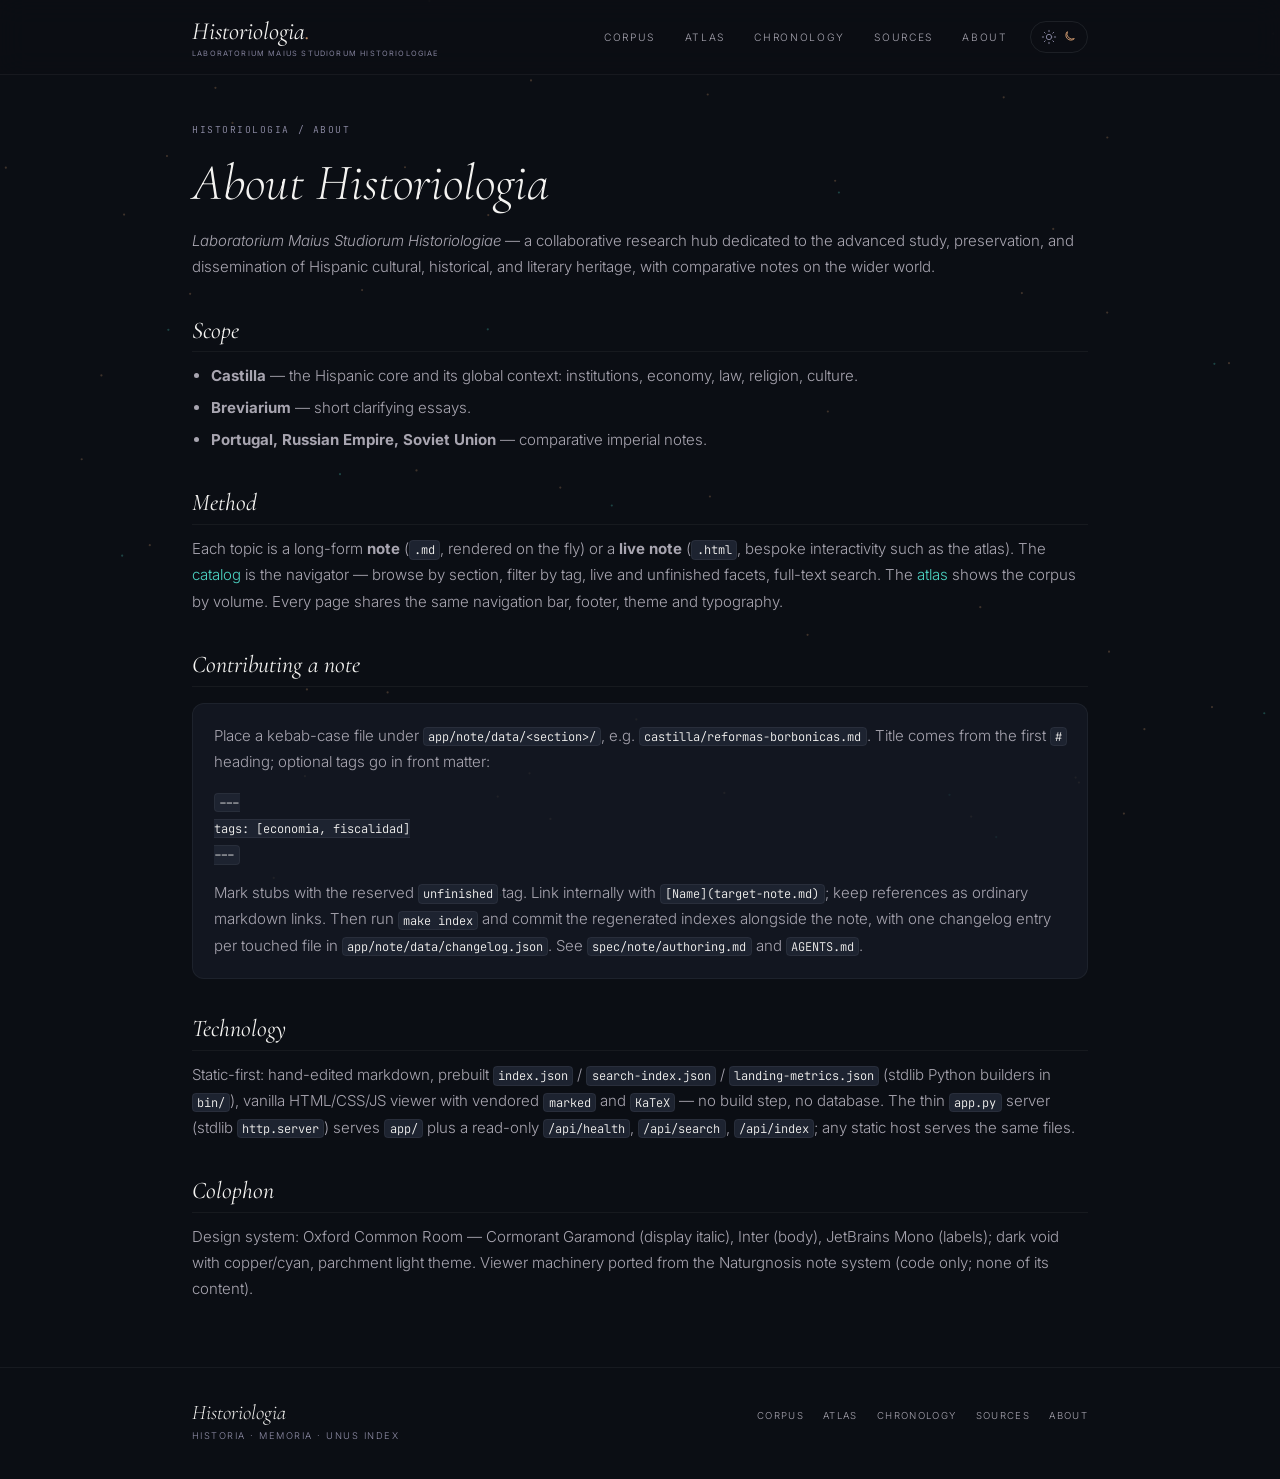
<file: app/about.html>
<!DOCTYPE html>
<html lang="es">
<head>
    <meta charset="UTF-8">
    <meta name="viewport" content="width=device-width, initial-scale=1.0">
    <title>About · Historiologia</title>
    <link rel="icon" href="/shared/img/favicon.ico">
    <script>document.documentElement.dataset.theme = localStorage.getItem('historiologia-theme') === 'light' ? 'light' : 'dark';</script>
    <meta name="description" content="About Historiologia — mission, scope, method and contribution guide.">
    <link rel="preconnect" href="https://fonts.googleapis.com">
    <link rel="preconnect" href="https://fonts.gstatic.com" crossorigin>
    <link href="https://fonts.googleapis.com/css2?family=Cormorant+Garamond:ital,wght@0,300;0,400;0,500;0,600;1,300;1,400;1,500&family=Inter:wght@300;400;500;600&family=JetBrains+Mono:wght@300;400;500&display=swap" rel="stylesheet">
    <style>
        :root {
            --bg-void: #0b0e14; --bg-surface: #11151e; --bg-card: #161b26; --bg-elevated: #1d2330;
            --bg-hover: rgba(255, 255, 255, 0.04);
            --gilt: #C4B998; --parchment: #D6D1C4;
            --text-primary: #f4f3f1; --text-secondary: #a8a5b0; --text-muted: #9290aa; --text-ghost: #82809a;
            --accent-copper: #c9956c; --accent-copper-light: #dbb08a; --accent-cyan: #4dd4c4; --accent-cyan-dim: rgba(77, 212, 196, 0.1);
            --border-subtle: rgba(255, 255, 255, 0.05); --border-medium: rgba(255, 255, 255, 0.08); --border-strong: rgba(255, 255, 255, 0.12);
            --radius-sm: 5px; --radius-md: 8px; --radius-lg: 12px;
            --card-bg: rgba(22, 27, 38, 0.72); --nav-bg: rgba(11, 14, 20, 0.85); --footer-bg: rgba(11, 14, 20, 0.7);
            --font-display: 'Cormorant Garamond', serif; --font-body: 'Inter', sans-serif; --font-mono: 'JetBrains Mono', monospace;
        }
        html[data-theme="light"] {
            --bg-void: #f5f2ea; --bg-surface: #efe9dc; --bg-card: #fffdf8; --bg-elevated: #ffffff;
            --bg-hover: rgba(20, 22, 30, 0.04);
            --gilt: #9a7b3f; --parchment: #2b2620;
            --text-primary: #1a1d24; --text-secondary: #4a4f5e; --text-muted: #7a7f8e; --text-ghost: #9aa0ae;
            --accent-copper: #9a7b3f; --accent-copper-light: #7a6132; --accent-cyan: #0e7c72;
            --border-subtle: rgba(20, 22, 30, 0.10); --border-medium: rgba(20, 22, 30, 0.14); --border-strong: rgba(20, 22, 30, 0.22);
            --card-bg: rgba(255, 253, 248, 0.72); --nav-bg: rgba(245, 242, 234, 0.85); --footer-bg: rgba(245, 242, 234, 0.75);
        }
        * { margin: 0; padding: 0; box-sizing: border-box; }
        html { scroll-behavior: smooth; background: var(--bg-void); }
        body { background: var(--bg-void); color: var(--text-primary); font-family: var(--font-body); min-height: 100vh; display: flex; flex-direction: column; font-weight: 300; }
        #ambientCanvas { position: fixed; top: 0; left: 0; z-index: 0; opacity: 0.55; pointer-events: none; }
        .topbar { position: sticky; top: 0; z-index: 30; background: color-mix(in srgb, var(--bg-void) 82%, transparent); backdrop-filter: blur(14px); -webkit-backdrop-filter: blur(14px); border-bottom: 1px solid var(--border-subtle); }
        .topbar .bar { display: flex; align-items: center; justify-content: space-between; gap: 1.5rem; padding: 1rem 2rem; max-width: 960px; margin: 0 auto; }
        .brand-lockup { display: flex; flex-direction: column; gap: 0.2rem; }
        a.brand { font-family: var(--font-display); font-style: italic; font-weight: 400; font-size: 1.55rem; color: var(--text-primary); text-decoration: none; }
        a.brand span { color: var(--accent-copper); }
        .brand-sub { font-family: var(--font-body); font-size: 0.46rem; font-weight: 400; letter-spacing: 0.16em; text-transform: uppercase; color: var(--text-ghost); }
        .navlinks { display: flex; align-items: center; gap: 0.15rem; flex-wrap: wrap; }
        .navlinks a { font-family: var(--font-body); font-size: 0.64rem; letter-spacing: 0.16em; text-transform: uppercase; color: var(--text-secondary); text-decoration: none; padding: 0.5rem 0.85rem; border-radius: 6px; }
        .navlinks a:hover { color: var(--text-primary); background: color-mix(in srgb, var(--accent-copper) 14%, transparent); }
        #themeToggle { display: inline-flex; align-items: center; gap: 0.3rem; background: transparent; border: 1px solid var(--border-medium); color: var(--text-ghost); border-radius: 999px; padding: 0.42rem 0.6rem; cursor: pointer; margin-left: 0.4rem; }
        #themeToggle:hover { color: var(--text-primary); border-color: var(--border-strong); }
        #themeToggle svg { width: 16px; height: 16px; display: block; }
        html[data-theme="dark"] #themeToggle .ico-moon { color: var(--accent-copper); }
        html[data-theme="light"] #themeToggle .ico-sun { color: var(--accent-amber); }
        main { position: relative; z-index: 1; max-width: 960px; margin: 0 auto; padding: 3rem 2rem 4rem; width: 100%; flex: 1; }
        .crumbs { font-family: var(--font-mono); font-size: 0.6rem; letter-spacing: 0.16em; text-transform: uppercase; color: var(--text-muted); margin-bottom: 1.2rem; }
        .crumbs a { color: var(--text-muted); text-decoration: none; } .crumbs a:hover { color: var(--accent-cyan); }
        h1 { font-family: var(--font-display); font-style: italic; font-weight: 300; font-size: clamp(2.2rem, 5vw, 3.2rem); line-height: 1.1; margin-bottom: 1rem; }
        h2 { font-family: var(--font-display); font-style: italic; font-weight: 400; font-size: 1.5rem; color: var(--text-primary); margin: 2.2rem 0 0.7rem; padding-bottom: 0.4rem; border-bottom: 1px solid var(--border-subtle); }
        p, li { color: var(--text-secondary); line-height: 1.75; font-size: 0.94rem; }
        p + p { margin-top: 0.8rem; }
        ul { margin: 0.7rem 0 0 1.2rem; } li + li { margin-top: 0.35rem; }
        a.inline { color: var(--accent-cyan); text-decoration: none; } a.inline:hover { text-decoration: underline; }
        code { font-family: var(--font-mono); font-size: 0.8em; background: var(--bg-elevated); border: 1px solid var(--border-subtle); border-radius: 4px; padding: 0.05em 0.35em; color: var(--text-primary); }
        .panel { background: var(--card-bg); border: 1px solid var(--border-subtle); border-radius: var(--radius-lg); padding: 1.2rem 1.3rem; margin-top: 1rem; }
        footer.foot { border-top: 1px solid var(--border-subtle); margin-top: auto; }
        .foot-inner { max-width: 960px; margin: 0 auto; padding: 2rem 2rem 2.4rem; display: flex; flex-wrap: wrap; gap: 1.2rem; align-items: baseline; justify-content: space-between; }
        .foot-brand { font-family: var(--font-display); font-style: italic; font-size: 1.3rem; color: var(--text-primary); }
        .foot-colophon { font-family: var(--font-body); font-size: 0.58rem; letter-spacing: 0.16em; text-transform: uppercase; color: var(--text-muted); margin-top: 0.3rem; }
        .foot-links { display: flex; flex-wrap: wrap; gap: 0.2rem 1.2rem; }
        .foot-links a { font-family: var(--font-body); font-size: 0.6rem; letter-spacing: 0.14em; text-transform: uppercase; color: var(--text-secondary); text-decoration: none; }
        .foot-links a:hover { color: var(--accent-copper); }
    </style>
</head>
<body>
<canvas id="ambientCanvas"></canvas>
<header class="topbar"><div class="bar">
    <div class="brand-lockup">
        <a class="brand" href="/">Historiologia<span>.</span></a>
        <span class="brand-sub">Laboratorium Maius Studiorum Historiologiae</span>
    </div>
    <nav class="navlinks">
        <a href="/note/web/">Corpus</a>
        <a href="/note/data/meta/atlas.html">Atlas</a>
        <a href="/note/web/?q=periodo">Chronology</a>
        <a href="/note/web/?q=aclaratorio">Sources</a>
        <a href="/about.html">About</a>
        <button id="themeToggle" type="button" aria-label="Toggle light and dark theme" title="Toggle theme">
            <svg class="ico-sun" viewBox="0 0 24 24" fill="none" stroke="currentColor" stroke-width="1.5" stroke-linecap="round"><circle cx="12" cy="12" r="4"/><path d="M12 2v2M12 20v2M2 12h2M20 12h2M4.9 4.9l1.4 1.4M17.7 17.7l1.4 1.4M19.1 4.9l-1.4 1.4M6.3 17.7l-1.4 1.4"/></svg>
            <svg class="ico-moon" viewBox="0 0 24 24" fill="none" stroke="currentColor" stroke-width="1.5" stroke-linejoin="round"><path d="M20 14.5A8 8 0 0 1 9.5 4a7 7 0 1 0 10.5 10.5Z"/></svg>
        </button>
    </nav>
</div></header>
<main>
    <div class="crumbs"><a href="/">Historiologia</a> / <span>About</span></div>
    <h1>About Historiologia</h1>
    <p><em>Laboratorium Maius Studiorum Historiologiae</em> — a collaborative research hub dedicated to the advanced study, preservation, and dissemination of Hispanic cultural, historical, and literary heritage, with comparative notes on the wider world.</p>
    <h2>Scope</h2>
    <ul>
        <li><strong>Castilla</strong> — the Hispanic core and its global context: institutions, economy, law, religion, culture.</li>
        <li><strong>Breviarium</strong> — short clarifying essays.</li>
        <li><strong>Portugal, Russian Empire, Soviet Union</strong> — comparative imperial notes.</li>
    </ul>
    <h2 id="method">Method</h2>
    <p>Each topic is a long-form <strong>note</strong> (<code>.md</code>, rendered on the fly) or a <strong>live note</strong> (<code>.html</code>, bespoke interactivity such as the atlas). The <a class="inline" href="/note/web/">catalog</a> is the navigator — browse by section, filter by tag, live and unfinished facets, full-text search. The <a class="inline" href="/note/data/meta/atlas.html">atlas</a> shows the corpus by volume. Every page shares the same navigation bar, footer, theme and typography.</p>
    <h2>Contributing a note</h2>
    <div class="panel">
        <p>Place a kebab-case file under <code>app/note/data/&lt;section&gt;/</code>, e.g. <code>castilla/reformas-borbonicas.md</code>. Title comes from the first <code># </code> heading; optional tags go in front matter:</p>
        <p><code>---<br>tags: [economia, fiscalidad]<br>---</code></p>
        <p>Mark stubs with the reserved <code>unfinished</code> tag. Link internally with <code>[Name](target-note.md)</code>; keep references as ordinary markdown links. Then run <code>make index</code> and commit the regenerated indexes alongside the note, with one changelog entry per touched file in <code>app/note/data/changelog.json</code>. See <code>spec/note/authoring.md</code> and <code>AGENTS.md</code>.</p>
    </div>
    <h2>Technology</h2>
    <p>Static-first: hand-edited markdown, prebuilt <code>index.json</code> / <code>search-index.json</code> / <code>landing-metrics.json</code> (stdlib Python builders in <code>bin/</code>), vanilla HTML/CSS/JS viewer with vendored <code>marked</code> and <code>KaTeX</code> — no build step, no database. The thin <code>app.py</code> server (stdlib <code>http.server</code>) serves <code>app/</code> plus a read-only <code>/api/health</code>, <code>/api/search</code>, <code>/api/index</code>; any static host serves the same files.</p>
    <h2>Colophon</h2>
    <p>Design system: Oxford Common Room — Cormorant Garamond (display italic), Inter (body), JetBrains Mono (labels); dark void with copper/cyan, parchment light theme. Viewer machinery ported from the Naturgnosis note system (code only; none of its content).</p>
</main>
<footer class="foot"><div class="foot-inner">
    <div><div class="foot-brand">Historiologia</div><div class="foot-colophon">HISTORIA · MEMORIA · UNUS INDEX</div></div>
    <nav class="foot-links">
        <a href="/note/web/">Corpus</a>
        <a href="/note/data/meta/atlas.html">Atlas</a>
        <a href="/note/web/?q=periodo">Chronology</a>
        <a href="/note/web/?q=aclaratorio">Sources</a>
        <a href="/about.html">About</a>
    </nav>
</div></footer>
<script>
(function () {
    "use strict";
    var root = document.documentElement;
    document.getElementById('themeToggle').addEventListener('click', function () {
        root.classList.add('theme-fading');
        setTimeout(function () {
            var next = root.dataset.theme === 'light' ? 'dark' : 'light';
            root.dataset.theme = next;
            try { localStorage.setItem('historiologia-theme', next); } catch (e) {}
            setTimeout(function () { root.classList.remove('theme-fading'); }, 60);
        }, 120);
    });
    try {
        if (window.matchMedia('(prefers-reduced-motion: reduce)').matches) return;
        var c = document.getElementById('ambientCanvas'), x = c.getContext('2d'), pts = [], N = 60;
        function size() { c.width = innerWidth; c.height = innerHeight; }
        size(); addEventListener('resize', size);
        for (var i = 0; i < N; i++) pts.push({ x: Math.random(), y: Math.random(), vx: (Math.random() - .5) * .0006, vy: (Math.random() - .5) * .0006 });
        (function tick() {
            x.clearRect(0, 0, c.width, c.height);
            for (var i = 0; i < pts.length; i++) {
                var p = pts[i]; p.x += p.vx; p.y += p.vy;
                if (p.x < 0 || p.x > 1) p.vx *= -1; if (p.y < 0 || p.y > 1) p.vy *= -1;
                x.fillStyle = i % 5 ? 'rgba(201,149,108,.5)' : 'rgba(77,212,196,.5)';
                x.beginPath(); x.arc(p.x * c.width, p.y * c.height, 1.1, 0, 7); x.fill();
            }
            requestAnimationFrame(tick);
        })();
    } catch (e) {}
})();
</script>
</body>
</html>
</file>
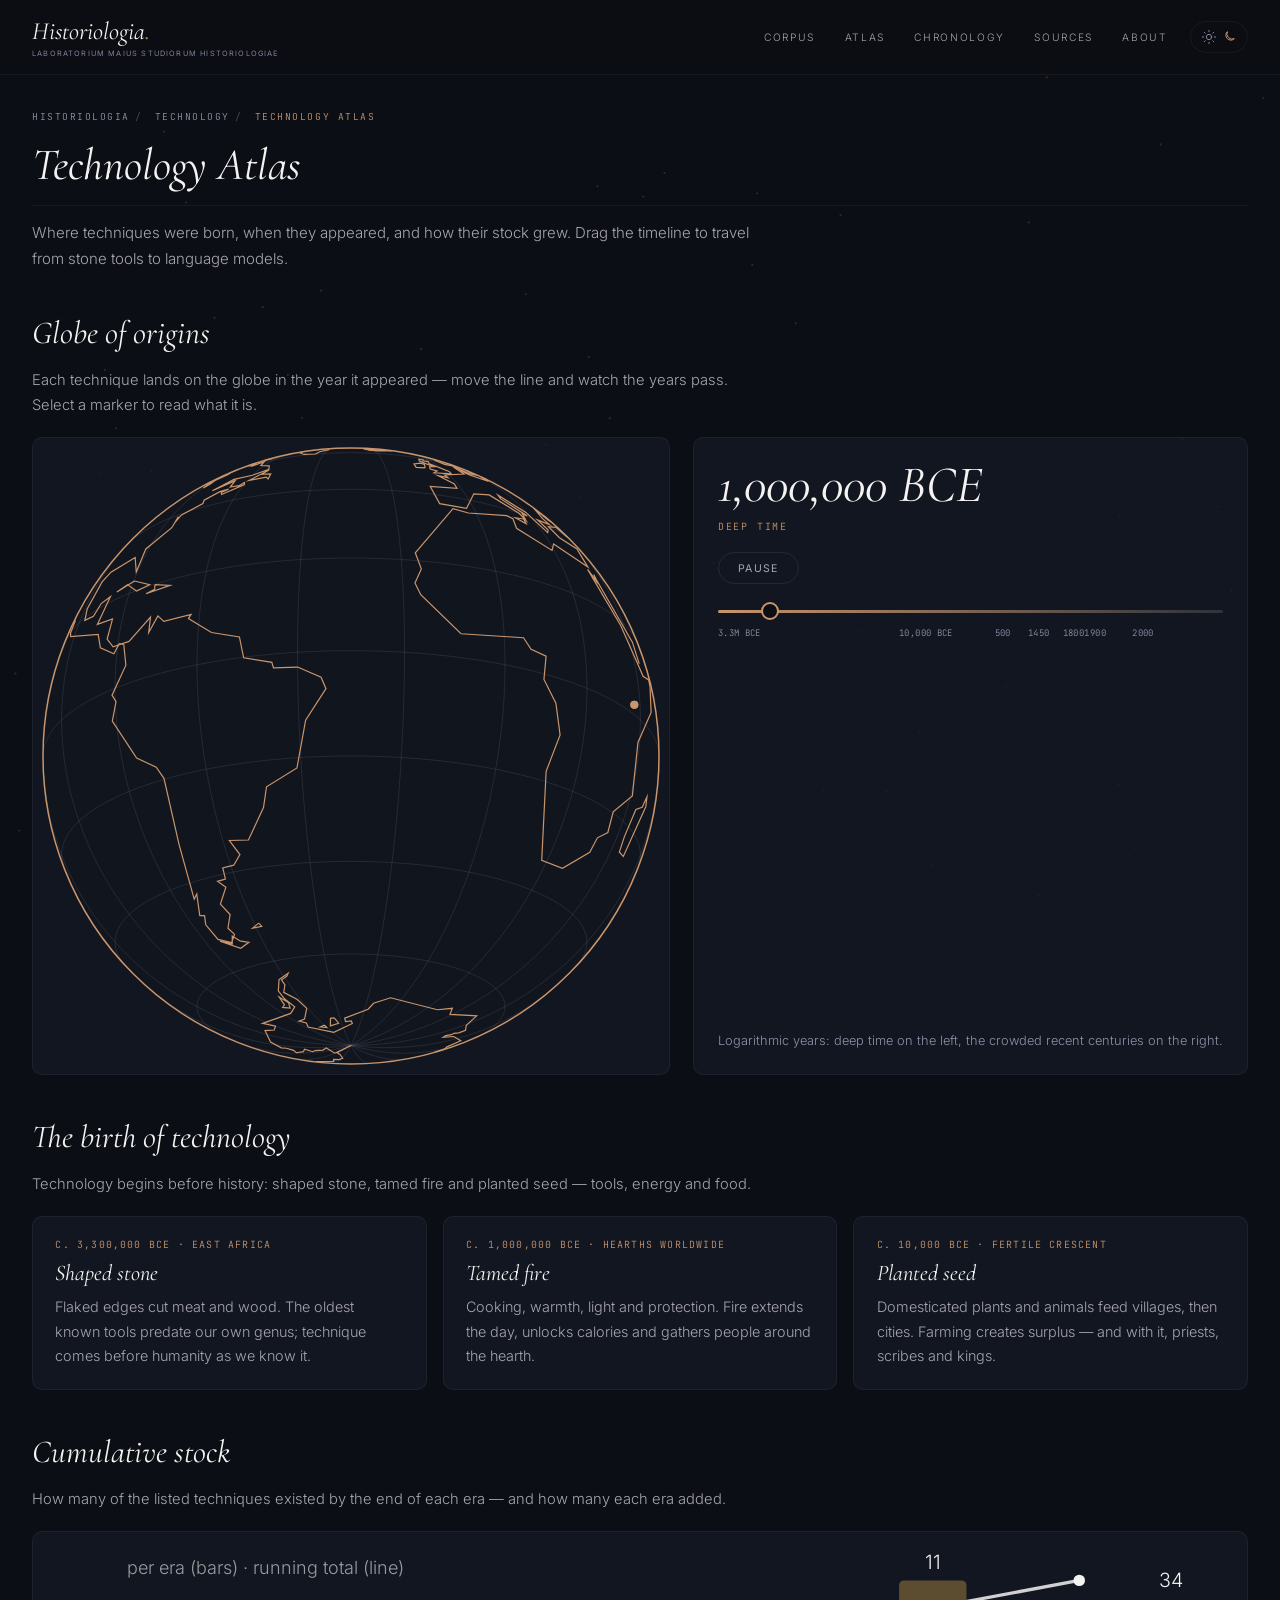
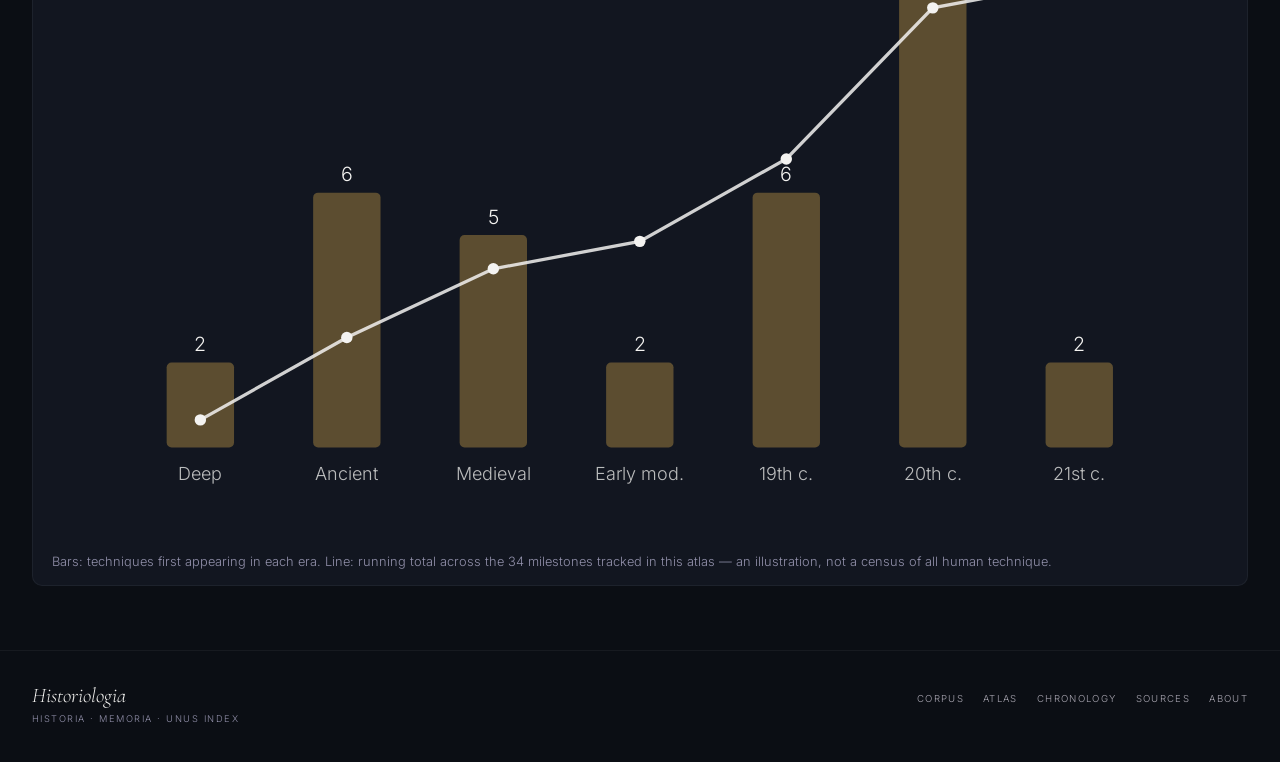
<file: app/note/data/technology/atlas.html>
<!DOCTYPE html>
<html lang="en">
<head>
    <meta charset="UTF-8">
    <meta name="viewport" content="width=device-width, initial-scale=1.0">
    <title>Technology Atlas · Historiologia</title>
    <link rel="icon" href="/shared/img/favicon.ico">
    <script>document.documentElement.dataset.theme = localStorage.getItem('historiologia-theme') === 'light' ? 'light' : 'dark';</script>
    <meta name="description" content="Technology Atlas — places of origin, timeline and cumulative stock of techniques.">
    <link rel="preconnect" href="https://fonts.googleapis.com">
    <link rel="preconnect" href="https://fonts.gstatic.com" crossorigin>
    <link href="https://fonts.googleapis.com/css2?family=Cormorant+Garamond:ital,wght@0,300;0,400;0,500;0,600;1,300;1,400&family=Inter:wght@300;400;500;600&family=JetBrains+Mono:wght@300;400;500&display=swap" rel="stylesheet">
    <style>
        :root {
            --bg-void: #0b0e14; --bg-surface: #11151e; --bg-card: #161b26; --bg-elevated: #1d2330;
            --text-primary: #f4f3f1; --text-secondary: #a8a5b0; --text-muted: #9290aa; --text-ghost: #82809a;
            --accent-gold: #c9956c; --accent-cyan: #4dd4c4; --accent-amber: #d4a857;
            --border-subtle: rgba(255, 255, 255, 0.05); --border-medium: rgba(255, 255, 255, 0.08); --border-strong: rgba(255, 255, 255, 0.12);
            --card-bg: rgba(22, 27, 38, 0.72);
            --font-display: 'Cormorant Garamond', serif; --font-body: 'Inter', sans-serif; --font-mono: 'JetBrains Mono', monospace;
        }
        html[data-theme="light"] {
            --bg-void: #f5f2ea; --bg-surface: #efe9dc; --bg-card: #fffdf8; --bg-elevated: #ffffff;
            --text-primary: #1a1d24; --text-secondary: #4a4f5e; --text-muted: #7a7f8e; --text-ghost: #9aa0ae;
            --accent-gold: #9a7b3f; --accent-cyan: #0e7c72; --accent-amber: #9a742f;
            --border-subtle: rgba(20, 22, 30, 0.10); --border-medium: rgba(20, 22, 30, 0.14); --border-strong: rgba(20, 22, 30, 0.22);
            --card-bg: rgba(255, 253, 248, 0.72);
        }
        * { margin: 0; padding: 0; box-sizing: border-box; }
        html { scroll-behavior: smooth; background: var(--bg-void); }
        body { background: var(--bg-void); color: var(--text-primary); font-family: var(--font-body); font-weight: 300; min-height: 100vh; display: flex; flex-direction: column; overflow-x: hidden; transition: opacity 180ms ease; }
        html.theme-fading body { opacity: 0; }
        #ambientCanvas { position: fixed; top: 0; left: 0; z-index: 0; opacity: 0.4; pointer-events: none; }
        a { color: inherit; text-decoration: none; }
        .topbar { position: sticky; top: 0; z-index: 30; background: color-mix(in srgb, var(--bg-void) 82%, transparent); backdrop-filter: blur(14px); -webkit-backdrop-filter: blur(14px); border-bottom: 1px solid var(--border-subtle); }
        .topbar .bar { display: flex; align-items: center; justify-content: space-between; gap: 1.5rem; padding: 1rem 2rem; max-width: 1280px; margin: 0 auto; }
        .brand-lockup { display: flex; flex-direction: column; gap: 0.2rem; }
        a.brand { font-family: var(--font-display); font-style: italic; font-weight: 400; font-size: 1.55rem; color: var(--text-primary); }
        a.brand span { color: var(--accent-gold); }
        .brand-sub { font-family: var(--font-body); font-size: 0.46rem; font-weight: 400; letter-spacing: 0.16em; text-transform: uppercase; color: var(--text-ghost); }
        .navlinks { display: flex; align-items: center; gap: 0.15rem; flex-wrap: wrap; }
        .navlinks a { font-family: var(--font-body); font-size: 0.64rem; letter-spacing: 0.16em; text-transform: uppercase; color: var(--text-secondary); padding: 0.5rem 0.85rem; border-radius: 6px; }
        .navlinks a:hover { color: var(--text-primary); background: color-mix(in srgb, var(--accent-gold) 14%, transparent); }
        #themeToggle { display: inline-flex; align-items: center; gap: 0.3rem; background: transparent; border: 1px solid var(--border-subtle); color: var(--text-ghost); border-radius: 999px; padding: 0.42rem 0.6rem; cursor: pointer; margin-left: 0.4rem; }
        #themeToggle:hover { color: var(--text-primary); }
        #themeToggle svg { width: 16px; height: 16px; display: block; }
        html[data-theme="dark"] #themeToggle .ico-moon { color: var(--accent-gold); }
        html[data-theme="light"] #themeToggle .ico-sun { color: var(--accent-amber); }
        .layout { position: relative; z-index: 1; width: 100%; max-width: 1280px; margin: 0 auto; padding: 2.2rem 2rem 4rem; flex: 1; }
        .crumbs { font-family: var(--font-mono); font-size: 0.6rem; letter-spacing: 0.16em; text-transform: uppercase; color: var(--text-muted); margin-bottom: 1.1rem; }
        .crumbs a { color: var(--text-muted); } .crumbs a:hover { color: var(--accent-cyan); }
        .crumbs .sep { margin: 0 0.5em; opacity: 0.5; } .crumbs .here { color: var(--accent-gold); }
        h1.note-title { font-family: var(--font-display); font-style: italic; font-weight: 400; font-size: clamp(1.9rem, 4vw, 2.8rem); line-height: 1.1; padding-bottom: 0.9rem; border-bottom: 1px solid var(--border-subtle); }
        .subtitle { color: var(--text-secondary); margin: 0.9rem 0 0; max-width: 80ch; line-height: 1.7; font-size: 0.94rem; }
        h2.sec { font-family: var(--font-display); font-style: italic; font-weight: 400; font-size: clamp(1.5rem, 2.6vw, 2rem); margin: 2.6rem 0 1rem; color: var(--text-primary); }
        .sec-lede { color: var(--text-secondary); max-width: 80ch; line-height: 1.7; font-size: 0.92rem; margin-bottom: 1.2rem; }
        .globe-grid { display: grid; grid-template-columns: minmax(0, 1.15fr) minmax(0, 1fr); gap: 1.4rem; align-items: stretch; }
        .globe-wrap { position: relative; border: 1px solid var(--border-subtle); border-radius: 10px; overflow: hidden; background: var(--card-bg); }
        #globe { display: block; width: 100%; height: auto; cursor: grab; touch-action: pan-y; }
        #globe:active { cursor: grabbing; }
        .popup { position: absolute; z-index: 5; max-width: 240px; background: var(--bg-elevated); border: 1px solid var(--border-strong); border-radius: 8px; padding: 0.8rem 0.9rem; box-shadow: 0 12px 30px rgba(0,0,0,0.25); }
        .popup .py { font-family: var(--font-mono); font-size: 0.6rem; letter-spacing: 0.1em; color: var(--accent-gold); }
        .popup h4 { font-family: var(--font-display); font-style: italic; font-weight: 400; font-size: 1.25rem; color: var(--text-primary); margin: 0.25rem 0 0.3rem; line-height: 1.2; }
        .popup p { color: var(--text-secondary); font-size: 0.8rem; line-height: 1.55; }
        .popup .px { position: absolute; top: 0.3rem; right: 0.5rem; background: transparent; border: 0; color: var(--text-muted); font-size: 1rem; cursor: pointer; line-height: 1; }
        .time-panel { background: var(--card-bg); border: 1px solid var(--border-subtle); border-radius: 10px; padding: 1.4rem 1.5rem; display: flex; flex-direction: column; }
        .year-big b { display: block; font-family: var(--font-display); font-style: italic; font-weight: 400; font-size: clamp(2.2rem, 4.5vw, 3.2rem); color: var(--text-primary); line-height: 1; }
        .year-big span { font-family: var(--font-mono); font-size: 0.62rem; letter-spacing: 0.18em; text-transform: uppercase; color: var(--accent-gold); display: block; margin-top: 0.5rem; }
        .play-row { margin: 1.2rem 0 1rem; }
        #playBtn { font-family: var(--font-body); font-size: 0.66rem; letter-spacing: 0.12em; text-transform: uppercase; color: var(--text-secondary); background: transparent; border: 1px solid var(--border-medium); border-radius: 999px; padding: 0.55rem 1.2rem; cursor: pointer; }
        #playBtn:hover { color: var(--accent-gold); border-color: var(--accent-gold); }
        #scrub { width: 100%; accent-color: var(--accent-gold); cursor: pointer; -webkit-appearance: none; appearance: none; background: transparent; height: 22px; }
        #scrub::-webkit-slider-runnable-track { height: 3px; background: linear-gradient(90deg, var(--accent-gold), var(--border-strong)); border-radius: 2px; }
        #scrub::-webkit-slider-thumb { -webkit-appearance: none; width: 18px; height: 18px; border-radius: 50%; background: var(--bg-void); border: 2px solid var(--accent-gold); margin-top: -7.5px; }
        #scrub::-moz-range-track { height: 3px; background: var(--border-strong); border-radius: 2px; }
        #scrub::-moz-range-thumb { width: 14px; height: 14px; border-radius: 50%; background: var(--bg-void); border: 2px solid var(--accent-gold); }
        .ticks { position: relative; height: 1.2rem; margin-top: 0.3rem; }
        .ticks span { position: absolute; transform: translateX(-50%); font-family: var(--font-mono); font-size: 0.56rem; letter-spacing: 0.04em; color: var(--text-muted); white-space: nowrap; }
        .ticks span:first-child { transform: none; }
        .ticks span:last-child { transform: translateX(-100%); }
        .time-hint { color: var(--text-muted); font-size: 0.8rem; line-height: 1.6; margin-top: auto; padding-top: 1.2rem; }
        .birth { display: grid; grid-template-columns: repeat(3, minmax(0, 1fr)); gap: 1rem; }
        .birth article { background: var(--card-bg); border: 1px solid var(--border-subtle); border-radius: 10px; padding: 1.3rem 1.4rem; }
        .birth h3 { font-family: var(--font-display); font-style: italic; font-weight: 400; font-size: 1.4rem; color: var(--text-primary); margin-bottom: 0.6rem; }
        .birth p { color: var(--text-secondary); font-size: 0.9rem; line-height: 1.7; }
        .birth .when { font-family: var(--font-mono); font-size: 0.62rem; letter-spacing: 0.12em; text-transform: uppercase; color: var(--accent-gold); display: block; margin-bottom: 0.5rem; }
        .chart-wrap { background: var(--card-bg); border: 1px solid var(--border-subtle); border-radius: 10px; padding: 1.2rem 1.2rem 0.8rem; }
        .chart-wrap svg { width: 100%; height: auto; display: block; }
        .chart-cap { color: var(--text-muted); font-size: 0.8rem; line-height: 1.6; margin-top: 0.8rem; }
        footer.foot { border-top: 1px solid var(--border-subtle); margin-top: auto; }
        .foot-inner { max-width: 1280px; margin: 0 auto; padding: 2rem 2rem 2.4rem; display: flex; flex-wrap: wrap; gap: 1.2rem; align-items: baseline; justify-content: space-between; }
        .foot-brand { font-family: var(--font-display); font-style: italic; font-size: 1.3rem; color: var(--text-primary); }
        .foot-colophon { font-family: var(--font-body); font-size: 0.58rem; letter-spacing: 0.16em; text-transform: uppercase; color: var(--text-muted); margin-top: 0.3rem; }
        .foot-links { display: flex; flex-wrap: wrap; gap: 0.2rem 1.2rem; }
        .foot-links a { font-family: var(--font-body); font-size: 0.6rem; letter-spacing: 0.14em; text-transform: uppercase; color: var(--text-secondary); }
        .foot-links a:hover { color: var(--accent-gold); }
        @media (max-width: 860px) { .birth { grid-template-columns: 1fr; } .globe-grid { grid-template-columns: 1fr; } }
        @media (max-width: 620px) { .layout { padding: 1.6rem 1.4rem 3rem; } .ticks span:nth-child(even) { display: none; } }
        @media (prefers-reduced-motion: reduce) { html { scroll-behavior: auto; } body { transition: none; } }
    </style>
</head>
<body>
<canvas id="ambientCanvas"></canvas>
<header class="topbar"><div class="bar">
    <div class="brand-lockup">
        <a class="brand" href="/">Historiologia<span>.</span></a>
        <span class="brand-sub">Laboratorium Maius Studiorum Historiologiae</span>
    </div>
    <nav class="navlinks">
        <a href="/note/web/">Corpus</a>
        <a href="/note/data/meta/atlas.html">Atlas</a>
        <a href="/note/web/?q=periodo">Chronology</a>
        <a href="/note/web/?q=aclaratorio">Sources</a>
        <a href="/about.html">About</a>
        <button id="themeToggle" type="button" aria-label="Toggle light and dark theme" title="Toggle theme">
            <svg class="ico-sun" viewBox="0 0 24 24" fill="none" stroke="currentColor" stroke-width="1.5" stroke-linecap="round"><circle cx="12" cy="12" r="4"/><path d="M12 2v2M12 20v2M2 12h2M20 12h2M4.9 4.9l1.4 1.4M17.7 17.7l1.4 1.4M19.1 4.9l-1.4 1.4M6.3 17.7l-1.4 1.4"/></svg>
            <svg class="ico-moon" viewBox="0 0 24 24" fill="none" stroke="currentColor" stroke-width="1.5" stroke-linejoin="round"><path d="M20 14.5A8 8 0 0 1 9.5 4a7 7 0 1 0 10.5 10.5Z"/></svg>
        </button>
    </nav>
</div></header>
<div class="layout">
    <nav class="crumbs">
        <a href="../../web/index.html">Historiologia</a><span class="sep">/</span>
        <a href="../../web/index.html?dir=technology">Technology</a><span class="sep">/</span>
        <span class="here">Technology Atlas</span>
    </nav>
    <h1 class="note-title">Technology Atlas</h1>
    <p class="subtitle">Where techniques were born, when they appeared, and how their stock grew. Drag the timeline to travel from stone tools to language models.</p>

    <h2 class="sec">Globe of origins</h2>
    <p class="sec-lede">Each technique lands on the globe in the year it appeared — move the line and watch the years pass. Select a marker to read what it is.</p>
    <div class="globe-grid">
        <div class="globe-wrap">
            <canvas id="globe">Enable JavaScript to explore the interactive globe.</canvas>
            <div class="popup" id="popup" hidden></div>
        </div>
        <div class="time-panel">
            <div class="year-big"><b id="yearBig">2022</b><span id="eraName">21st century</span></div>
            <div class="play-row"><button id="playBtn" type="button">Play</button></div>
            <input type="range" id="scrub" min="0" max="1000" value="1000" step="1" aria-label="Scrub through time from 3,300,000 BCE to 2022">
            <div class="ticks" id="ticks" aria-hidden="true"></div>
            <p class="time-hint">Logarithmic years: deep time on the left, the crowded recent centuries on the right.</p>
        </div>
    </div>

    <h2 class="sec">The birth of technology</h2>
    <p class="sec-lede">Technology begins before history: shaped stone, tamed fire and planted seed — tools, energy and food.</p>
    <div class="birth">
        <article><span class="when">c. 3,300,000 BCE · East Africa</span><h3>Shaped stone</h3><p>Flaked edges cut meat and wood. The oldest known tools predate our own genus; technique comes before humanity as we know it.</p></article>
        <article><span class="when">c. 1,000,000 BCE · hearths worldwide</span><h3>Tamed fire</h3><p>Cooking, warmth, light and protection. Fire extends the day, unlocks calories and gathers people around the hearth.</p></article>
        <article><span class="when">c. 10,000 BCE · Fertile Crescent</span><h3>Planted seed</h3><p>Domesticated plants and animals feed villages, then cities. Farming creates surplus — and with it, priests, scribes and kings.</p></article>
    </div>

    <h2 class="sec">Cumulative stock</h2>
    <p class="sec-lede">How many of the listed techniques existed by the end of each era — and how many each era added.</p>
    <div class="chart-wrap">
        <svg id="chart" viewBox="0 0 720 360" role="img" aria-label="Bar chart of techniques per era with cumulative line"></svg>
        <p class="chart-cap">Bars: techniques first appearing in each era. Line: running total across the 34 milestones tracked in this atlas — an illustration, not a census of all human technique.</p>
    </div>
</div>
<footer class="foot"><div class="foot-inner">
    <div><div class="foot-brand">Historiologia</div><div class="foot-colophon">HISTORIA · MEMORIA · UNUS INDEX</div></div>
    <nav class="foot-links">
        <a href="/note/web/">Corpus</a>
        <a href="/note/data/meta/atlas.html">Atlas</a>
        <a href="/note/web/?q=periodo">Chronology</a>
        <a href="/note/web/?q=aclaratorio">Sources</a>
        <a href="/about.html">About</a>
    </nav>
</div></footer>
<script>
(function () {
    "use strict";
    /* ---------- theme ---------- */
    var root = document.documentElement;
    document.getElementById('themeToggle').addEventListener('click', function () {
        root.classList.add('theme-fading');
        setTimeout(function () {
            var next = root.dataset.theme === 'light' ? 'dark' : 'light';
            root.dataset.theme = next;
            try { localStorage.setItem('historiologia-theme', next); } catch (e) {}
            setTimeout(function () { root.classList.remove('theme-fading'); }, 60);
        }, 120);
    });
    /* ---------- ambient constellation ---------- */
    try {
        if (window.matchMedia('(prefers-reduced-motion: reduce)').matches) return;
        var c = document.getElementById('ambientCanvas'), x = c.getContext('2d'), pts = [], N = 60;
        function size() { c.width = innerWidth; c.height = innerHeight; }
        size(); addEventListener('resize', size);
        for (var i = 0; i < N; i++) pts.push({ x: Math.random(), y: Math.random(), vx: (Math.random() - .5) * .0006, vy: (Math.random() - .5) * .0006 });
        (function tick() {
            x.clearRect(0, 0, c.width, c.height);
            for (var i = 0; i < pts.length; i++) {
                var p = pts[i]; p.x += p.vx; p.y += p.vy;
                if (p.x < 0 || p.x > 1) p.vx *= -1; if (p.y < 0 || p.y > 1) p.vy *= -1;
                x.fillStyle = i % 5 ? 'rgba(201,149,108,.5)' : 'rgba(77,212,196,.5)';
                x.beginPath(); x.arc(p.x * c.width, p.y * c.height, 1.1, 0, 7); x.fill();
            }
            requestAnimationFrame(tick);
        })();
    } catch (e) {}
    var LAND=[[[-59.6,-80.0],[-60.2,-81.0],[-66.3,-80.3],[-59.6,-80.0]],[[-45.2,-78.0],[-43.3,-80.0],[-54.2,-80.6],[-48.7,-78.0],[-45.2,-78.0]],[[-68.5,-71.0],[-71.1,-72.5],[-75.0,-71.7],[-72.1,-71.2],[-70.3,-68.9],[-68.5,-71.0]],[[-58.6,-64.2],[-62.0,-64.8],[-62.1,-66.2],[-65.7,-68.0],[-61.8,-70.7],[-60.8,-73.7],[-70.6,-76.6],[-77.2,-76.7],[-73.7,-77.9],[-78.0,-79.2],[-58.2,-83.2],[-28.5,-80.3],[-29.7,-79.3],[-35.6,-79.5],[-35.8,-78.3],[-17.5,-75.1],[-15.4,-73.1],[-6.9,-70.9],[27.1,-70.5],[33.9,-68.5],[38.6,-69.8],[54.5,-65.8],[61.4,-68.0],[68.9,-67.9],[69.7,-69.2],[67.8,-70.3],[69.1,-70.7],[67.9,-71.9],[69.9,-72.3],[73.9,-69.9],[88.0,-66.2],[95.8,-67.4],[102.8,-65.6],[106.2,-66.9],[113.6,-65.9],[119.8,-67.3],[135.1,-65.3],[137.5,-67.0],[145.5,-66.9],[171.2,-71.7],[163.6,-76.2],[167.0,-78.8],[161.8,-79.2],[159.8,-80.9],[169.4,-83.8],[180,-84.7],[180,-90],[-180,-90],[-179.1,-84.1],[-143.1,-85.0],[-153.6,-83.7],[-152.9,-82.0],[-156.8,-81.1],[-146.4,-80.3],[-155.3,-79.1],[-158.4,-76.9],[-151.3,-77.4],[-146.1,-76.5],[-146.2,-75.4],[-135.2,-74.3],[-113.9,-73.7],[-107.6,-75.2],[-100.1,-74.9],[-103.7,-72.6],[-74.9,-73.9],[-67.4,-72.5],[-68.5,-69.7],[-67.7,-67.3],[-63.0,-64.6],[-57.2,-63.5],[-58.6,-64.2]],[[-67.8,-53.9],[-65.0,-54.7],[-69.2,-55.5],[-74.7,-52.8],[-71.1,-54.1],[-69.3,-52.5],[-67.8,-53.9]],[[-58.5,-51.1],[-58.0,-51.9],[-61.2,-51.9],[-58.5,-51.1]],[[145.4,-40.8],[148.3,-40.9],[147.9,-43.2],[146.0,-43.5],[145.4,-40.8]],[[173.0,-40.9],[174.2,-41.3],[173.1,-43.9],[169.3,-46.6],[166.7,-46.2],[173.0,-40.9]],[[174.6,-36.2],[178.5,-37.7],[175.2,-41.7],[173.8,-39.5],[174.7,-37.4],[172.6,-34.5],[174.6,-36.2]],[[50.1,-13.6],[47.1,-24.9],[44.0,-25.0],[43.3,-22.1],[44.4,-16.2],[47.7,-14.6],[49.2,-12.0],[50.1,-13.6]],[[143.6,-13.8],[145.4,-15.0],[146.4,-19.0],[153.1,-26.1],[152.9,-31.6],[150.0,-37.4],[146.3,-39.0],[140.6,-38.0],[138.2,-34.4],[136.8,-35.3],[137.8,-32.9],[136.0,-34.9],[131.3,-31.5],[118.0,-35.1],[115.0,-34.2],[115.7,-31.6],[113.3,-26.1],[114.2,-26.3],[114.1,-21.8],[120.9,-19.7],[125.7,-14.2],[129.6,-15.0],[132.4,-11.1],[136.5,-11.9],[135.5,-15.0],[140.2,-17.7],[142.5,-10.7],[143.6,-13.8]],[[108.6,-6.8],[115.7,-8.4],[105.4,-6.9],[106.1,-5.9],[108.6,-6.8]],[[152.0,-5.5],[148.3,-5.7],[151.5,-4.2],[152.0,-5.5]],[[134.1,-1.2],[135.5,-3.4],[138.3,-1.7],[144.6,-3.9],[150.7,-10.6],[144.7,-7.6],[142.6,-9.3],[137.6,-8.4],[138.7,-7.3],[137.9,-5.4],[133.0,-4.1],[132.0,-2.8],[133.7,-2.2],[130.5,-0.9],[134.1,-1.2]],[[125.2,1.4],[120.2,0.2],[120.9,-1.4],[123.3,-0.6],[121.5,-1.9],[123.2,-5.3],[121.0,-2.6],[120.4,-5.5],[119.4,-5.4],[120.0,0.6],[125.2,1.4]],[[105.8,-5.9],[102.6,-4.2],[95.3,5.5],[97.5,5.2],[103.8,0.1],[106.1,-3.1],[105.8,-5.9]],[[117.9,1.8],[119.0,0.9],[117.8,0.8],[116.1,-4.0],[110.2,-2.9],[109.1,-0.5],[109.7,2.0],[113.0,3.1],[116.7,6.9],[119.2,5.4],[117.3,3.2],[117.9,1.8]],[[126.4,8.4],[125.4,5.6],[123.6,7.8],[121.9,7.2],[125.4,9.8],[126.4,8.4]],[[81.2,6.2],[79.9,6.8],[80.1,9.8],[81.8,7.5],[81.2,6.2]],[[125.5,12.2],[124.8,10.1],[124.3,12.6],[125.5,12.2]],[[121.3,18.5],[122.5,17.1],[121.7,14.3],[124.0,13.8],[124.1,12.5],[120.1,15.0],[121.3,18.5]],[[-72.6,19.9],[-68.3,18.6],[-74.5,18.3],[-72.3,18.7],[-72.6,19.9]],[[110.3,18.7],[108.6,19.4],[110.8,20.1],[110.3,18.7]],[[-79.7,22.8],[-74.2,20.3],[-77.8,19.9],[-81.8,22.6],[-85.0,21.9],[-79.7,22.8]],[[121.2,22.8],[120.7,22.0],[120.1,23.6],[121.5,25.3],[121.2,22.8]],[[15.5,38.2],[15.1,36.6],[12.4,37.6],[15.5,38.2]],[[141.0,37.1],[140.3,35.1],[135.8,33.5],[135.1,34.6],[131.0,33.9],[132.0,33.1],[130.2,31.4],[129.4,33.3],[132.6,35.4],[135.7,35.5],[141.4,41.4],[141.0,37.1]],[[143.9,44.2],[145.5,43.3],[140.0,41.6],[142.0,45.6],[143.9,44.2]],[[-56.1,50.7],[-56.8,49.8],[-53.5,49.2],[-53.1,46.7],[-54.2,47.8],[-59.3,47.6],[-55.4,51.6],[-56.1,50.7]],[[143.6,50.7],[144.7,49.0],[143.2,49.3],[143.5,46.1],[142.1,46.0],[142.2,54.2],[143.6,50.7]],[[-6.8,52.3],[-10.0,51.8],[-9.7,53.9],[-6.7,55.2],[-5.7,54.6],[-6.8,52.3]],[[-3.0,58.6],[-4.1,57.6],[-2.0,57.7],[-3.1,56.0],[1.7,52.7],[1.4,51.3],[-5.2,50.0],[-3.4,51.4],[-5.3,52.0],[-4.6,53.5],[-2.9,54.0],[-6.1,56.8],[-5.0,58.6],[-3.0,58.6]],[[-85.2,65.7],[-80.1,63.7],[-87.2,63.5],[-85.2,65.7]],[[-14.5,66.5],[-13.6,65.1],[-18.7,63.5],[-22.8,64.0],[-21.8,64.4],[-24.0,64.9],[-22.2,65.4],[-24.3,65.6],[-14.5,66.5]],[[-175.0,66.6],[-169.9,66.0],[-173.0,64.3],[-178.7,66.1],[-180,65.0],[-180,69.0],[-175.0,66.6]],[[-90.5,69.5],[-87.4,67.2],[-85.5,69.9],[-82.6,69.7],[-81.3,67.6],[-85.8,66.6],[-93.2,62.0],[-94.7,58.9],[-92.3,57.1],[-82.3,55.1],[-79.9,51.2],[-78.6,52.6],[-79.8,54.7],[-76.5,56.5],[-78.5,58.8],[-77.3,59.9],[-78.1,62.3],[-73.8,62.4],[-69.6,61.1],[-69.3,59.0],[-67.6,58.2],[-64.6,60.3],[-61.8,56.3],[-57.3,54.6],[-55.7,52.1],[-60.0,50.2],[-66.4,50.2],[-71.1,46.8],[-65.1,49.2],[-64.5,46.2],[-61.5,45.9],[-60.5,47.0],[-59.8,45.9],[-65.4,43.5],[-66.2,44.5],[-64.4,45.3],[-67.1,45.1],[-70.7,43.0],[-70.0,41.6],[-75.5,39.5],[-75.9,37.2],[-76.3,39.2],[-75.7,35.6],[-81.3,31.4],[-80.4,25.2],[-84.1,30.1],[-93.8,29.7],[-96.6,28.3],[-97.9,22.4],[-96.3,19.3],[-92.0,18.7],[-90.3,21.0],[-87.1,21.5],[-88.9,15.9],[-83.4,15.3],[-83.8,11.1],[-81.4,8.8],[-76.8,8.6],[-71.8,12.4],[-71.7,9.1],[-69.9,12.2],[-68.2,10.6],[-61.9,10.7],[-62.4,9.9],[-57.1,6.0],[-51.3,4.2],[-50.4,-0.1],[-44.9,-1.6],[-44.6,-2.7],[-40.0,-2.9],[-35.6,-5.1],[-34.7,-7.3],[-38.7,-13.1],[-40.9,-21.9],[-47.6,-24.9],[-48.9,-28.7],[-53.8,-34.4],[-58.4,-33.9],[-56.8,-36.9],[-59.2,-38.7],[-62.3,-38.8],[-62.7,-41.0],[-65.1,-41.1],[-63.5,-42.6],[-67.3,-45.6],[-66.0,-48.1],[-69.1,-50.7],[-68.2,-52.3],[-71.0,-53.8],[-74.9,-52.3],[-75.6,-48.7],[-74.1,-46.9],[-75.6,-46.6],[-72.7,-42.4],[-74.3,-43.2],[-71.4,-32.4],[-70.2,-19.8],[-71.5,-17.4],[-76.0,-14.6],[-81.2,-6.1],[-79.8,-2.7],[-80.9,-1.1],[-77.1,3.8],[-78.2,8.3],[-79.6,8.9],[-80.9,7.2],[-85.7,9.9],[-87.5,13.3],[-103.5,18.3],[-105.5,19.9],[-106.0,22.8],[-114.8,31.8],[-109.4,23.2],[-112.2,24.7],[-117.3,33.0],[-120.6,34.6],[-124.4,40.3],[-124.7,48.2],[-122.6,47.1],[-122.8,49.0],[-127.4,50.8],[-134.1,58.1],[-147.1,60.9],[-151.7,59.2],[-150.6,61.3],[-158.4,56.0],[-164.8,54.4],[-157.0,58.9],[-162.0,58.7],[-166.1,61.5],[-160.8,64.8],[-168.1,65.7],[-161.7,66.1],[-166.8,68.4],[-156.6,71.4],[-136.5,68.9],[-128.1,70.5],[-108.9,67.4],[-106.2,68.8],[-101.5,67.6],[-97.7,68.6],[-96.1,67.3],[-94.2,69.1],[-96.5,70.1],[-95.2,71.9],[-90.5,69.5]],[[-114.2,73.1],[-108.2,71.7],[-108.4,73.1],[-106.5,73.1],[-101.1,69.6],[-113.3,68.5],[-117.3,70.0],[-112.4,70.4],[-119.4,71.6],[-114.2,73.1]],[[-86.6,73.2],[-82.3,73.8],[-80.7,72.1],[-72.2,71.6],[-67.0,69.2],[-68.8,68.7],[-61.9,66.9],[-63.9,65.0],[-68.0,66.3],[-64.7,63.4],[-68.8,63.7],[-66.2,61.9],[-74.8,64.7],[-77.7,64.2],[-77.9,65.3],[-74.0,65.5],[-72.9,67.7],[-79.0,70.2],[-89.9,71.2],[-89.4,73.1],[-85.8,73.8],[-86.6,73.2]],[[-100.4,73.8],[-97.4,73.8],[-96.7,71.7],[-102.5,72.5],[-100.4,72.7],[-101.5,73.4],[-100.4,73.8]],[[-93.2,72.8],[-95.4,72.1],[-96.0,73.4],[-90.5,73.9],[-93.2,72.8]],[[-120.5,71.4],[-125.9,71.9],[-123.9,73.7],[-124.9,74.3],[-115.5,73.5],[-120.5,71.4]],[[-98.5,76.7],[-98.2,75],[-102.5,75.6],[-98.5,76.7]],[[-108.2,76.2],[-105.7,75.5],[-112.2,74.4],[-117.7,75.2],[-115.4,76.5],[-108.2,76.2]],[[57.5,70.7],[51.5,72.0],[55.6,75.1],[68.9,76.5],[58.5,74.3],[55.4,72.4],[57.5,70.7]],[[-94.7,77.1],[-79.8,74.9],[-89.8,74.5],[-97.1,76.8],[-94.7,77.1]],[[107.0,77.0],[114.1,75.8],[109.4,74.2],[127.0,73.6],[131.3,70.8],[132.3,71.8],[139.9,71.5],[139.1,72.4],[140.5,72.8],[169.6,68.7],[170.5,70.1],[175.7,69.9],[180,69.0],[180,65.0],[177.4,64.6],[179.2,62.3],[170.3,59.9],[163.5,59.9],[162.0,58.2],[163.2,57.6],[162.1,54.9],[156.8,51.0],[155.9,56.8],[164.5,62.6],[160.1,60.5],[159.3,61.8],[156.7,61.4],[154.2,59.8],[155.0,59.1],[142.2,59.0],[135.1,54.7],[139.9,54.2],[141.4,52.2],[138.2,46.3],[127.5,39.8],[129.1,35.1],[126.5,34.4],[126.9,36.9],[124.7,38.1],[125.3,39.6],[121.1,38.9],[121.6,40.9],[118.0,39.2],[118.9,37.4],[122.4,37.5],[119.2,34.9],[121.9,31.7],[121.7,28.2],[115.9,22.8],[110.4,20.3],[108.5,21.7],[105.9,19.8],[109.3,13.4],[109.2,11.7],[105.2,8.6],[100.1,13.4],[99.2,9.2],[103.0,5.5],[104.2,1.3],[101.4,2.8],[98.3,7.8],[97.2,16.9],[94.2,16.0],[94.3,18.2],[91.4,22.8],[87.0,21.5],[80.3,15.9],[79.9,10.4],[77.5,8.0],[73.5,16.0],[72.6,21.4],[70.5,20.9],[66.4,25.4],[57.4,25.7],[56.5,27.1],[54.7,26.5],[51.5,27.9],[50.1,30.1],[48.0,30.0],[51.8,24.0],[54.0,24.1],[56.4,26.4],[56.8,24.2],[59.8,22.3],[55.3,17.2],[43.5,12.6],[42.6,16.8],[34.6,28.1],[34.9,29.5],[33.9,27.6],[32.4,29.9],[37.5,18.6],[42.7,11.7],[44.6,10.4],[51.1,12.0],[51.0,10.6],[47.7,4.2],[39.2,-4.7],[40.8,-14.7],[34.8,-19.8],[35.6,-23.7],[32.6,-25.7],[32.2,-28.8],[25.8,-33.9],[18.4,-34.1],[11.8,-18.1],[13.7,-10.7],[11.9,-5.0],[8.8,-1.1],[9.4,3.7],[5.9,4.3],[4.3,6.3],[-9.0,4.8],[-16.6,12.2],[-17.6,14.7],[-16.1,18.1],[-17.0,21.9],[-5.9,35.8],[-2.2,35.2],[9.5,37.4],[11.1,36.9],[10.3,33.8],[19.1,30.3],[21.5,32.8],[33.8,31.0],[36.2,36.7],[27.6,36.7],[26.2,39.5],[33.5,42.0],[38.3,40.9],[41.7,42.0],[36.7,45.2],[39.1,47.3],[35.0,46.3],[36.3,45.1],[33.9,44.4],[32.5,45.3],[33.3,46.1],[30.7,46.6],[27.7,42.6],[28.8,41.1],[22.6,40.3],[24.0,37.7],[22.5,36.4],[19.5,41.7],[13.1,45.7],[12.6,44.1],[18.5,40.2],[16.9,40.4],[16.1,38.0],[15.4,40.0],[8.9,44.4],[3.1,43.1],[-2.1,36.7],[-8.9,36.9],[-9.4,43.0],[-1.4,44.0],[-1.2,46.0],[-4.6,48.7],[-1.6,48.6],[-1.9,49.8],[8.1,53.5],[8.5,57.1],[10.6,57.7],[9.7,55.5],[10.9,54.0],[19.7,54.4],[21.3,55.2],[21.6,57.4],[24.1,57.0],[23.3,59.2],[29.1,60.0],[21.3,60.7],[21.5,63.2],[25.4,65.1],[22.2,65.7],[17.8,62.7],[17.1,61.3],[18.8,60.1],[15.9,56.1],[12.9,55.4],[10.4,59.5],[5.7,58.6],[5.0,62.0],[14.8,67.8],[24.5,71.0],[28.2,71.2],[41.1,67.5],[38.4,66.0],[33.2,66.6],[37.0,63.8],[37.2,65.1],[39.6,64.5],[42.1,66.5],[43.9,66.1],[43.5,68.6],[46.3,68.3],[46.3,66.7],[53.7,68.9],[59.9,68.3],[60.6,69.9],[68.5,68.1],[66.7,71.0],[69.2,72.8],[72.6,72.8],[71.8,71.4],[73.7,68.4],[71.3,66.3],[72.4,66.2],[75.1,67.8],[73.1,71.4],[74.7,72.8],[76.4,71.2],[77.6,72.3],[81.5,71.8],[80.5,73.6],[86.8,73.9],[86.0,74.5],[87.2,75.1],[104.4,77.7],[107.0,77.0]],[[49.1,41.3],[50.4,40.3],[49.2,37.6],[53.8,37.0],[52.7,40.0],[54.7,41.0],[53.7,42.1],[52.8,41.1],[50.3,44.6],[53.0,45.3],[53.0,46.9],[46.7,44.6],[49.1,41.3]],[[105.1,78.3],[99.4,77.9],[102.1,79.3],[105.1,78.3]],[[18.3,79.7],[21.5,79.0],[15.9,76.8],[10.4,79.7],[18.3,79.7]],[[25.4,80.4],[27.4,80.1],[17.4,80.3],[25.4,80.4]],[[99.9,78.9],[91.2,80.3],[95.9,81.3],[99.9,78.9]],[[-87.0,79.7],[-85.8,79.3],[-90.8,78.2],[-96.7,80.2],[-92.4,81.3],[-87.0,79.7]],[[-68.5,83.1],[-61.9,82.6],[-76.9,79.3],[-75.4,78.5],[-80.6,76.2],[-89.5,76.5],[-88.3,77.9],[-85.0,77.5],[-88.0,78.4],[-85.1,79.3],[-86.9,80.3],[-81.8,80.5],[-91.6,81.9],[-68.5,83.1]],[[-27.1,83.5],[-20.8,82.7],[-31.9,82.2],[-12.2,81.3],[-20.0,80.2],[-17.7,80.1],[-19.7,78.8],[-18.5,77.0],[-21.7,76.6],[-19.8,76.1],[-20.7,75.2],[-19.4,74.3],[-23.6,73.3],[-22.3,72.2],[-24.8,72.3],[-21.8,70.7],[-25.5,71.4],[-26.4,70.2],[-22.3,70.1],[-39.8,65.5],[-42.8,62.7],[-43.4,60.1],[-48.3,60.9],[-51.6,63.6],[-54.0,67.2],[-50.9,69.9],[-54.7,69.6],[-54.4,70.8],[-51.4,70.6],[-55.8,71.7],[-54.7,72.6],[-58.6,75.5],[-68.5,76.1],[-71.4,77.0],[-66.8,77.4],[-73.3,78.0],[-65.7,79.4],[-68.0,80.1],[-62.7,81.8],[-44.5,81.7],[-46.8,82.6],[-27.1,83.5]]];
    /* ---------- milestones ---------- */
    var PLACES = {
        eastAfrica: { lon: 37, lat: 2, label: "East Africa" },
        fertile: { lon: 44, lat: 33, label: "Fertile Crescent" },
        china: { lon: 112, lat: 34, label: "China" },
        italy: { lon: 12.5, lat: 42.5, label: "Italy" },
        germany: { lon: 10, lat: 50.5, label: "Germany" },
        england: { lon: -1.5, lat: 52.5, label: "England" },
        france: { lon: 2.3, lat: 48.9, label: "France" },
        russia: { lon: 37.6, lat: 55.7, label: "Russia" },
        usEast: { lon: -74, lat: 40.7, label: "US East" },
        california: { lon: -122, lat: 37.4, label: "California" },
        swiss: { lon: 8, lat: 46.8, label: "Switzerland" }
    };
    var ERAS = [
        { name: "Deep time", span: "before 10,000 BCE", items: [
            { y: "c. 3,300,000 BCE", yr: -3300000, title: "Stone tools", d: "Flaked edges cut meat and wood; technique predates our genus.", p: "eastAfrica" },
            { y: "c. 1,000,000 BCE", yr: -1000000, title: "Fire under control", d: "Cooking, warmth and light; hearths gather people.", p: "eastAfrica" }
        ] },
        { name: "Ancient world", span: "10,000 BCE – 500", items: [
            { y: "c. 10,000 BCE", yr: -10000, title: "Agriculture", d: "Domesticated plants and animals feed villages, then cities.", p: "fertile" },
            { y: "c. 4,000 BCE", yr: -4000, title: "Wheel", d: "Rolling transport appears in Mesopotamia.", p: "fertile" },
            { y: "c. 3,400 BCE", yr: -3400, title: "Writing", d: "Cuneiform accounts record Sumerian stores.", p: "fertile" },
            { y: "c. 3,300 BCE", yr: -3300, title: "Bronze", d: "Copper-tin alloy hardens tools and arms.", p: "fertile" },
            { y: "c. 1,200 BCE", yr: -1200, title: "Iron", d: "Cheaper, harder metal spreads widely.", p: "fertile" },
            { y: "105", yr: 105, title: "Paper", d: "Cai Lun's pulp paper carries Han bureaucracy.", p: "china" }
        ] },
        { name: "Medieval world", span: "500 – 1450", items: [
            { y: "9th century", yr: 850, title: "Gunpowder", d: "An alchemical mixture becomes firework and weapon.", p: "china" },
            { y: "11th century", yr: 1040, title: "Magnetic compass", d: "Needles guide Song ships at sea.", p: "china" },
            { y: "1040s", yr: 1045, title: "Movable type", d: "Bi Sheng casts clay types in Song China.", p: "china" },
            { y: "14th century", yr: 1350, title: "Mechanical clock", d: "Escapements order towns, work and prayer.", p: "italy" },
            { y: "c. 1440", yr: 1440, title: "Gutenberg press", d: "Metal type plus press; books multiply.", p: "germany" }
        ] },
        { name: "Early modern", span: "1450 – 1800", items: [
            { y: "1712", yr: 1712, title: "Steam engine", d: "Newcomen pumps mines with fire and water.", p: "england" },
            { y: "1764", yr: 1764, title: "Spinning jenny", d: "Many spindles on one wheel; factories follow.", p: "england" }
        ] },
        { name: "Long 19th century", span: "1800 – 1900", items: [
            { y: "1837", yr: 1837, title: "Telegraph", d: "Wires carry words across continents.", p: "usEast" },
            { y: "1839", yr: 1839, title: "Photography", d: "Light fixed on silvered plates.", p: "france" },
            { y: "1876", yr: 1876, title: "Telephone", d: "Voices travel by wire.", p: "usEast" },
            { y: "1879", yr: 1879, title: "Incandescent lamp", d: "Edison's durable bulb lights the night.", p: "usEast" },
            { y: "1886", yr: 1886, title: "Automobile", d: "Benz's petrol motor carriage.", p: "germany" },
            { y: "1895", yr: 1895, title: "Radio", d: "Wireless signals cross the air.", p: "italy" }
        ] },
        { name: "20th century", span: "1900 – 2000", items: [
            { y: "1903", yr: 1903, title: "Airplane", d: "Powered flight at Kitty Hawk.", p: "usEast" },
            { y: "1926", yr: 1926, title: "Television", d: "Moving pictures enter the home.", p: "england" },
            { y: "1942", yr: 1942, title: "Nuclear reactor", d: "The first controlled chain reaction.", p: "usEast" },
            { y: "1947", yr: 1947, title: "Transistor", d: "The solid-state switch shrinks electronics.", p: "usEast" },
            { y: "1957", yr: 1957, title: "Satellite", d: "Sputnik orbits the Earth.", p: "russia" },
            { y: "1958", yr: 1958, title: "Integrated circuit", d: "Kilby and Noyce combine components.", p: "usEast" },
            { y: "1960", yr: 1960, title: "Laser", d: "Coherent light becomes a precision tool.", p: "california" },
            { y: "1969", yr: 1969, title: "Moon landing", d: "Apollo sets crew on the Moon.", p: "usEast" },
            { y: "1971", yr: 1971, title: "Microprocessor", d: "A computer on a single chip.", p: "california" },
            { y: "1977", yr: 1977, title: "Personal computer", d: "Computers reach desks and homes.", p: "california" },
            { y: "1990", yr: 1990, title: "World Wide Web", d: "Hypertext links the planet.", p: "swiss" }
        ] },
        { name: "21st century", span: "2000 –", items: [
            { y: "2007", yr: 2007, title: "Smartphone", d: "Phone, camera and computer in one hand.", p: "california" },
            { y: "2022", yr: 2022, title: "Language models", d: "Machines that write with words.", p: "california" }
        ] }
    ];
    function esc(s) {
        return String(s).replace(/&/g, "&amp;").replace(/</g, "&lt;").replace(/>/g, "&gt;");
    }
    /* ---------- globe of origins + time scrubber ---------- */
    var PRESENT = 2026;
    var MS = [];
    (function () {
        for (var e = 0; e < ERAS.length; e++) {
            for (var i = 0; i < ERAS[e].items.length; i++) {
                var m = ERAS[e].items[i];
                MS.push({ yr: m.yr, y: m.y, title: m.title, d: m.d, era: ERAS[e].name, pl: PLACES[m.p] });
            }
        }
        MS.sort(function (a, b) { return a.yr - b.yr; });
    })();
    var LOG_MIN = Math.log(PRESENT - 2022) / Math.LN10;
    var LOG_MAX = Math.log(PRESENT - (-3300000)) / Math.LN10;
    function yearAt(v) {
        var L = LOG_MAX - (LOG_MAX - LOG_MIN) * v / 1000;
        return Math.round(PRESENT - Math.pow(10, L));
    }
    function fmtYear(t) {
        if (t < 0) return Math.abs(t).toLocaleString("en-US") + " BCE";
        return "" + t;
    }
    function eraOf(t) {
        if (t < -10000) return "Deep time";
        if (t < 500) return "Ancient world";
        if (t < 1450) return "Medieval world";
        if (t < 1800) return "Early modern";
        if (t < 1900) return "Long 19th century";
        if (t < 2000) return "20th century";
        return "21st century";
    }
    var D2R = Math.PI / 180, TWO_PI = Math.PI * 2;
    var gcv = document.getElementById('globe');
    var gx = gcv.getContext('2d');
    var GW = 0, GR = 0, GCX = 0, GCY = 0;
    var lam0 = -30 * D2R, phi0 = -20 * D2R, CPHI0 = 1, SPHI0 = 0;
    var RM = window.matchMedia && window.matchMedia('(prefers-reduced-motion: reduce)').matches;
    var dragging = false, dragMoved = 0, lastX = 0, lastY = 0;
    var curT = 2022, openIdx = -1, vis = [];
    var pal = { ocean: "#11151e", coast: "#c9956c", grat: "rgba(148,150,170,0.16)", mark: "#c9956c", ring: "#4dd4c4" };
    function readTheme() {
        if (document.documentElement.dataset.theme === 'light') {
            pal = { ocean: "#efe9dc", coast: "#9a7b3f", grat: "rgba(43,38,32,0.14)", mark: "#9a7b3f", ring: "#0e7c72" };
        } else {
            pal = { ocean: "#11151e", coast: "#c9956c", grat: "rgba(148,150,170,0.16)", mark: "#c9956c", ring: "#4dd4c4" };
        }
    }
    function sizeGlobe() {
        var w = gcv.parentNode.clientWidth;
        if (!w) return;
        var dpr = window.devicePixelRatio || 1;
        GW = w;
        gcv.width = Math.round(w * dpr);
        gcv.height = Math.round(w * dpr);
        gcv.style.height = w + "px";
        gx.setTransform(dpr, 0, 0, dpr, 0, 0);
        GR = w / 2 - 10; GCX = w / 2; GCY = w / 2;
    }
    function proj(lon, lat) {
        var lam = lon * D2R - lam0, phi = lat * D2R;
        var cphi = Math.cos(phi), sphi = Math.sin(phi);
        var x = cphi * Math.sin(lam);
        var y = CPHI0 * sphi - SPHI0 * cphi * Math.cos(lam);
        var z = SPHI0 * sphi + CPHI0 * cphi * Math.cos(lam);
        return [GCX + x * GR, GCY - y * GR, z];
    }
    function strokePts(pts) {
        var started = false, i, p;
        for (i = 0; i < pts.length; i++) {
            p = proj(pts[i][0], pts[i][1]);
            if (p[2] > 0.01) {
                if (!started) { gx.moveTo(p[0], p[1]); started = true; }
                else { gx.lineTo(p[0], p[1]); }
            } else { started = false; }
        }
    }
    function drawGlobe() {
        CPHI0 = Math.cos(phi0); SPHI0 = Math.sin(phi0);
        gx.clearRect(0, 0, GW, GW);
        gx.beginPath(); gx.arc(GCX, GCY, GR, 0, TWO_PI); gx.fillStyle = pal.ocean; gx.fill();
        var lo, la, pts, k;
        gx.strokeStyle = pal.grat; gx.lineWidth = 1; gx.beginPath();
        for (lo = -180; lo < 180; lo += 20) { pts = []; for (la = -90; la <= 90; la += 2) { pts.push([lo, la]); } strokePts(pts); }
        for (la = -60; la <= 80; la += 20) { pts = []; for (lo = -180; lo <= 180; lo += 2) { pts.push([lo, la]); } strokePts(pts); }
        gx.stroke();
        gx.strokeStyle = pal.coast; gx.lineWidth = 1.2; gx.beginPath();
        for (k = 0; k < LAND.length; k++) { strokePts(LAND[k]); }
        gx.stroke();
        gx.beginPath(); gx.arc(GCX, GCY, GR, 0, TWO_PI); gx.strokeStyle = pal.coast; gx.lineWidth = 1.5; gx.stroke();
    }
    function drawMarkers() {
        vis = [];
        var i, p;
        for (i = 0; i < MS.length; i++) {
            if (MS[i].yr > curT) continue;
            p = proj(MS[i].pl.lon, MS[i].pl.lat);
            if (p[2] > 0.02) vis.push({ i: i, x: p[0], y: p[1] });
        }
        for (i = 0; i < vis.length; i++) {
            var v = vis[i], open = (v.i === openIdx);
            gx.beginPath(); gx.arc(v.x, v.y, open ? 6 : 4, 0, TWO_PI);
            gx.fillStyle = open ? pal.ring : pal.mark; gx.fill();
            if (open) { gx.beginPath(); gx.arc(v.x, v.y, 9.5, 0, TWO_PI); gx.strokeStyle = pal.ring; gx.lineWidth = 1.5; gx.stroke(); }
        }
        var pop = document.getElementById('popup');
        if (openIdx < 0) { pop.hidden = true; return; }
        var f = null, k;
        for (k = 0; k < vis.length; k++) { if (vis[k].i === openIdx) f = vis[k]; }
        if (!f) { pop.hidden = true; openIdx = -1; return; }
        placePopup(pop, f);
    }
    function placePopup(pop, v) {
        pop.hidden = false;
        var pw = pop.offsetWidth || 240, ph = pop.offsetHeight || 120;
        var lx = v.x + 14, ly = v.y - ph - 10;
        if (lx + pw > GW) lx = v.x - pw - 14;
        if (ly < 0) ly = 0;
        if (ly + ph > GW) ly = GW - ph;
        pop.style.left = lx + "px"; pop.style.top = ly + "px";
    }
    function openPopup(i) {
        openIdx = i;
        var m = MS[i], pop = document.getElementById('popup');
        pop.innerHTML = "";
        var b = document.createElement("button");
        b.className = "px"; b.setAttribute("aria-label", "Close popup"); b.textContent = "×";
        b.addEventListener("click", function (ev) { ev.stopPropagation(); pop.hidden = true; openIdx = -1; });
        var yd = document.createElement("div"); yd.className = "py"; yd.textContent = fmtYear(m.yr) + " · " + m.pl.label;
        var h = document.createElement("h4"); h.textContent = m.title;
        var d = document.createElement("p"); d.textContent = m.d;
        pop.appendChild(b); pop.appendChild(yd); pop.appendChild(h); pop.appendChild(d);
        pop.hidden = false;
        for (var k = 0; k < vis.length; k++) {
            if (vis[k].i === i) { placePopup(pop, vis[k]); break; }
        }
    }
    gcv.addEventListener("pointerdown", function (ev) {
        dragging = true; dragMoved = 0; lastX = ev.clientX; lastY = ev.clientY;
        try { gcv.setPointerCapture(ev.pointerId); } catch (e) {}
    });
    gcv.addEventListener("pointermove", function (ev) {
        if (!dragging) return;
        var dx = ev.clientX - lastX, dy = ev.clientY - lastY;
        dragMoved += Math.abs(dx) + Math.abs(dy);
        lam0 -= dx * 0.005;
        phi0 += dy * 0.005;
        if (phi0 > 1.1) phi0 = 1.1;
        if (phi0 < -1.1) phi0 = -1.1;
        lastX = ev.clientX; lastY = ev.clientY;
    });
    function endDrag() { dragging = false; }
    gcv.addEventListener("pointerup", endDrag);
    gcv.addEventListener("pointercancel", endDrag);
    gcv.addEventListener("click", function (ev) {
        if (dragMoved > 6) { dragMoved = 0; return; }
        dragMoved = 0;
        var r = gcv.getBoundingClientRect();
        var mx = ev.clientX - r.left, my = ev.clientY - r.top;
        var best = -1, bd = 15 * 15, k;
        for (k = 0; k < vis.length; k++) {
            var dx = vis[k].x - mx, dy = vis[k].y - my, dd = dx * dx + dy * dy;
            if (dd < bd) { bd = dd; best = vis[k].i; }
        }
        if (best >= 0) openPopup(best);
        else { document.getElementById('popup').hidden = true; openIdx = -1; }
    });
    var scrub = document.getElementById('scrub');
    var yearBig = document.getElementById('yearBig');
    var eraName = document.getElementById('eraName');
    function setYear(t) {
        curT = t;
        yearBig.textContent = fmtYear(t);
        eraName.textContent = eraOf(t);
        scrub.setAttribute("aria-valuetext", fmtYear(t) + ", " + eraOf(t));
    }
    var MPOS = MS.map(function (m) {
        var Lm = Math.log(PRESENT - m.yr) / Math.LN10;
        return (LOG_MAX - Lm) / (LOG_MAX - LOG_MIN) * 1000;
    });
    var playBtn = document.getElementById('playBtn');
    var playing = false, playT0 = 0;
    var PLAY_MS = 30000;
    function stopPlay() { playing = false; playBtn.textContent = "Play"; }
    function startPlay() {
        scrub.value = "0";
        playT0 = performance.now();
        playing = true; playBtn.textContent = "Pause";
    }
    playBtn.addEventListener("click", function () {
        if (playing) { stopPlay(); return; }
        startPlay();
    });
    scrub.addEventListener("input", function () {
        stopPlay();
        setYear(yearAt(parseInt(scrub.value, 10)));
        document.getElementById('popup').hidden = true; openIdx = -1;
    });
    (function ticks() {
        var bounds = [[-3300000, "3.3M BCE"], [-10000, "10,000 BCE"], [500, "500"], [1450, "1450"], [1800, "1800"], [1900, "1900"], [2000, "2000"]];
        var html = "", i;
        for (i = 0; i < bounds.length; i++) {
            var L = Math.log(PRESENT - bounds[i][0]) / Math.LN10;
            var pos = (LOG_MAX - L) / (LOG_MAX - LOG_MIN) * 100;
            html += '<span style="left:' + pos.toFixed(1) + '%">' + bounds[i][1] + "</span>";
        }
        document.getElementById('ticks').innerHTML = html;
    })();
    document.getElementById('themeToggle').addEventListener('click', function () {
        setTimeout(readTheme, 260);
    });
    window.addEventListener("resize", sizeGlobe);
    readTheme(); sizeGlobe(); setYear(2022);
    if (!RM) { startPlay(); }
    function frame(now) {
        if (playing) {
            var span = (now - playT0) / PLAY_MS, idx = -1;
            if (MS.length && span >= 0) {
                if (span >= 1) { idx = MS.length - 1; stopPlay(); }
                else { idx = Math.min(MS.length - 1, Math.floor(span * MS.length)); }
            }
            if (idx < 0 || !MS[idx]) {
                if (window.console && window.console.warn) { window.console.warn("atlas scrub guard", { n: MS.length, span: span }); }
                stopPlay();
            } else {
                scrub.value = String(Math.round(MPOS[idx]));
                setYear(MS[idx].yr);
            }
        } else if (!RM && !dragging) {
            lam0 += 0.0016;
        }
        drawGlobe(); drawMarkers();
        requestAnimationFrame(frame);
    }
    requestAnimationFrame(frame);
    /* ---------- cumulative chart (bars per era + running total) ---------- */
    (function chart() {
        var counts = ERAS.map(function (e) { return e.items.length; });
        var cum = [], s = 0, i;
        for (i = 0; i < counts.length; i++) { s += counts[i]; cum.push(s); }
        var W = 720, H = 360, L = 46, R = 46, T = 18, B = 56;
        var maxC = counts.reduce(function (a, b) { return a > b ? a : b; }, 0);
        var maxT = cum[cum.length - 1];
        var n = counts.length;
        function bx(k) { return L + (W - L - R) * (k + 0.5) / n; }
        function by(v) { return H - B - (H - T - B) * v / maxC; }
        function ly(v) { return H - B - (H - T - B) * v / maxT; }
        var NS = "http://www.w3.org/2000/svg";
        var svg = document.getElementById('chart');
        function el(tag, attrs, parent) {
            var e = document.createElementNS(NS, tag);
            for (var k in attrs) e.setAttribute(k, attrs[k]);
            (parent || svg).appendChild(e);
            return e;
        }
        var short = ["Deep", "Ancient", "Medieval", "Early mod.", "19th c.", "20th c.", "21st c."];
        for (i = 0; i < n; i++) {
            var w = (W - L - R) / n * 0.46;
            el("rect", { x: bx(i) - w / 2, y: by(counts[i]), width: w, height: H - B - by(counts[i]), rx: 3, fill: "rgba(154,123,63,0.55)" });
            var t1 = el("text", { x: bx(i), y: by(counts[i]) - 7, "text-anchor": "middle", "font-size": 12, fill: "currentColor" });
            t1.textContent = counts[i];
            var t2 = el("text", { x: bx(i), y: H - B + 20, "text-anchor": "middle", "font-size": 11, fill: "currentColor", opacity: 0.75 });
            t2.textContent = short[i];
        }
        var pts = [];
        for (i = 0; i < n; i++) pts.push(bx(i) + "," + ly(cum[i]));
        el("polyline", { points: pts.join(" "), fill: "none", stroke: "currentColor", "stroke-width": 2, opacity: 0.85 });
        for (i = 0; i < n; i++) el("circle", { cx: bx(i), cy: ly(cum[i]), r: 3.5, fill: "currentColor" });
        var t3 = el("text", { x: W - R + 4, y: ly(maxT) + 4, "font-size": 12, fill: "currentColor" });
        t3.textContent = maxT;
        var t4 = el("text", { x: L, y: T - 4, "font-size": 11, fill: "currentColor", opacity: 0.6 });
        t4.textContent = "per era (bars) · running total (line)";
    })();
})();
</script>
</body>
</html>
</file>
